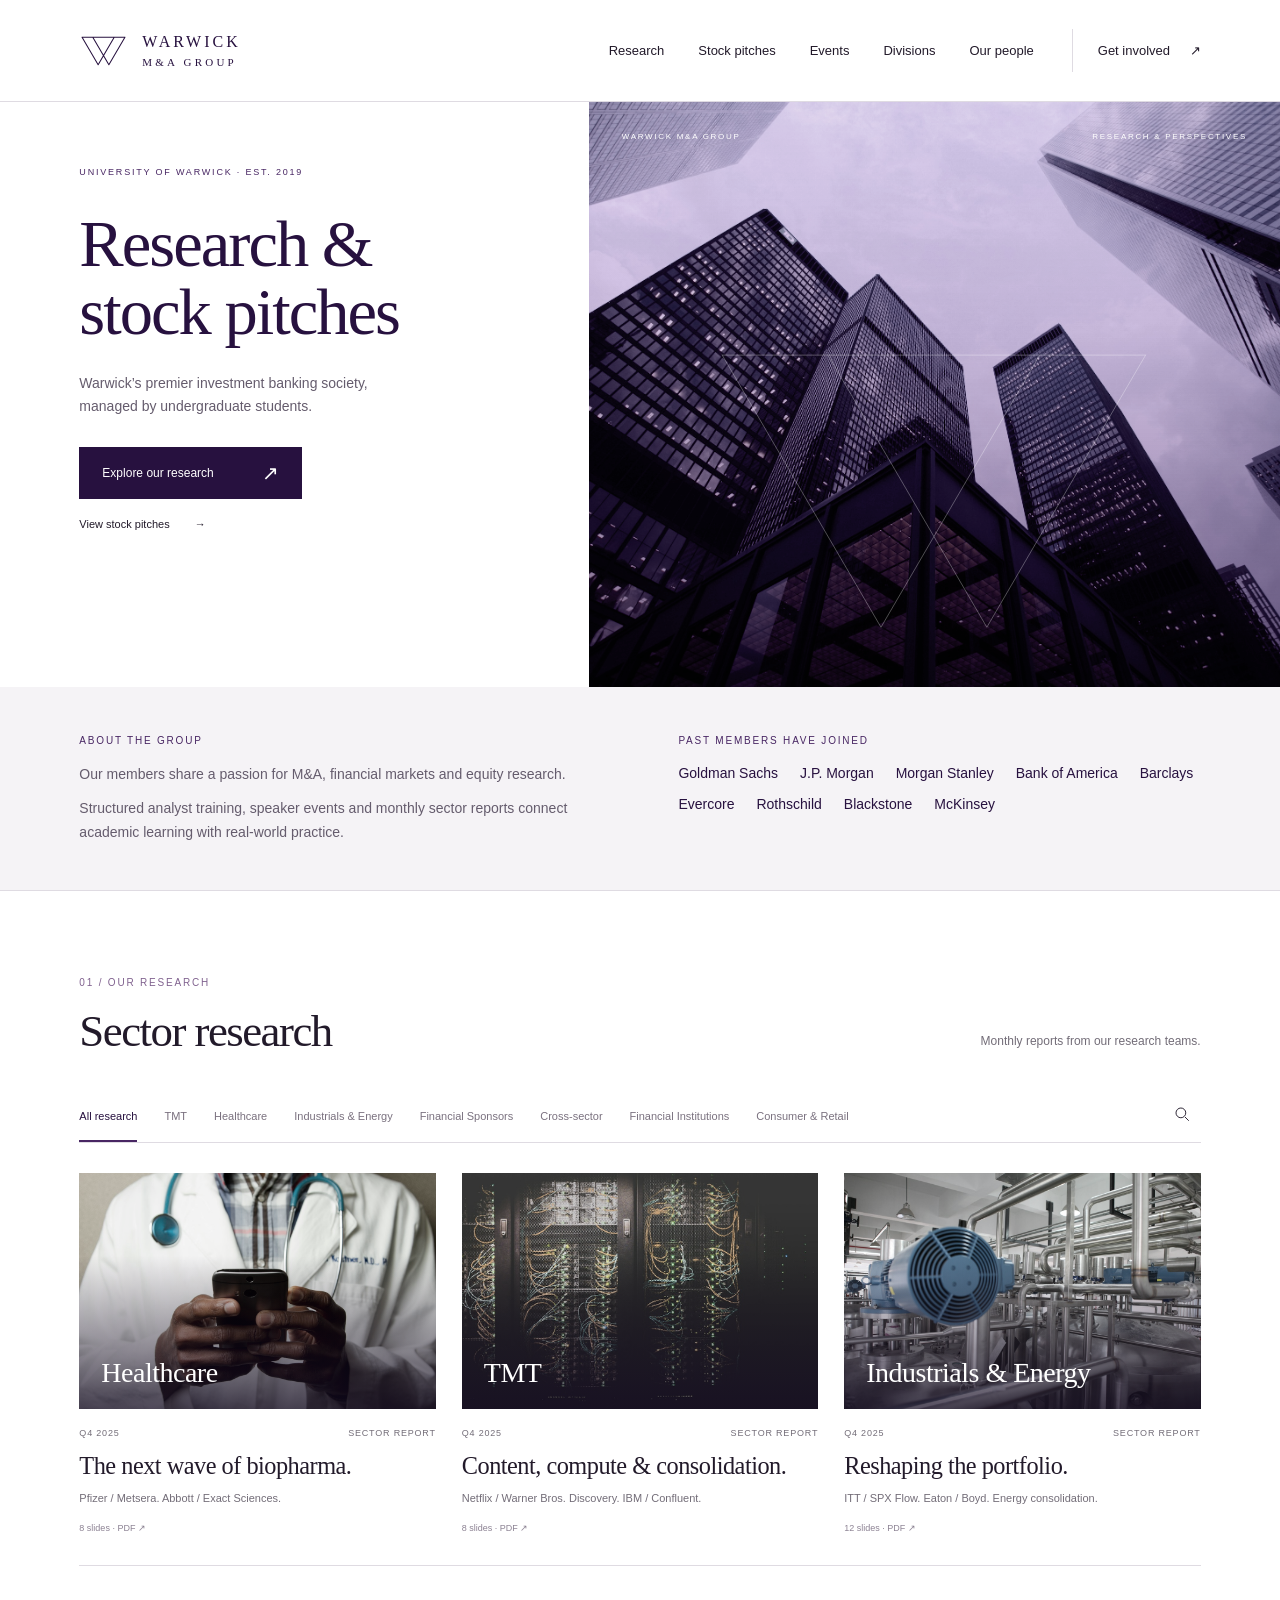
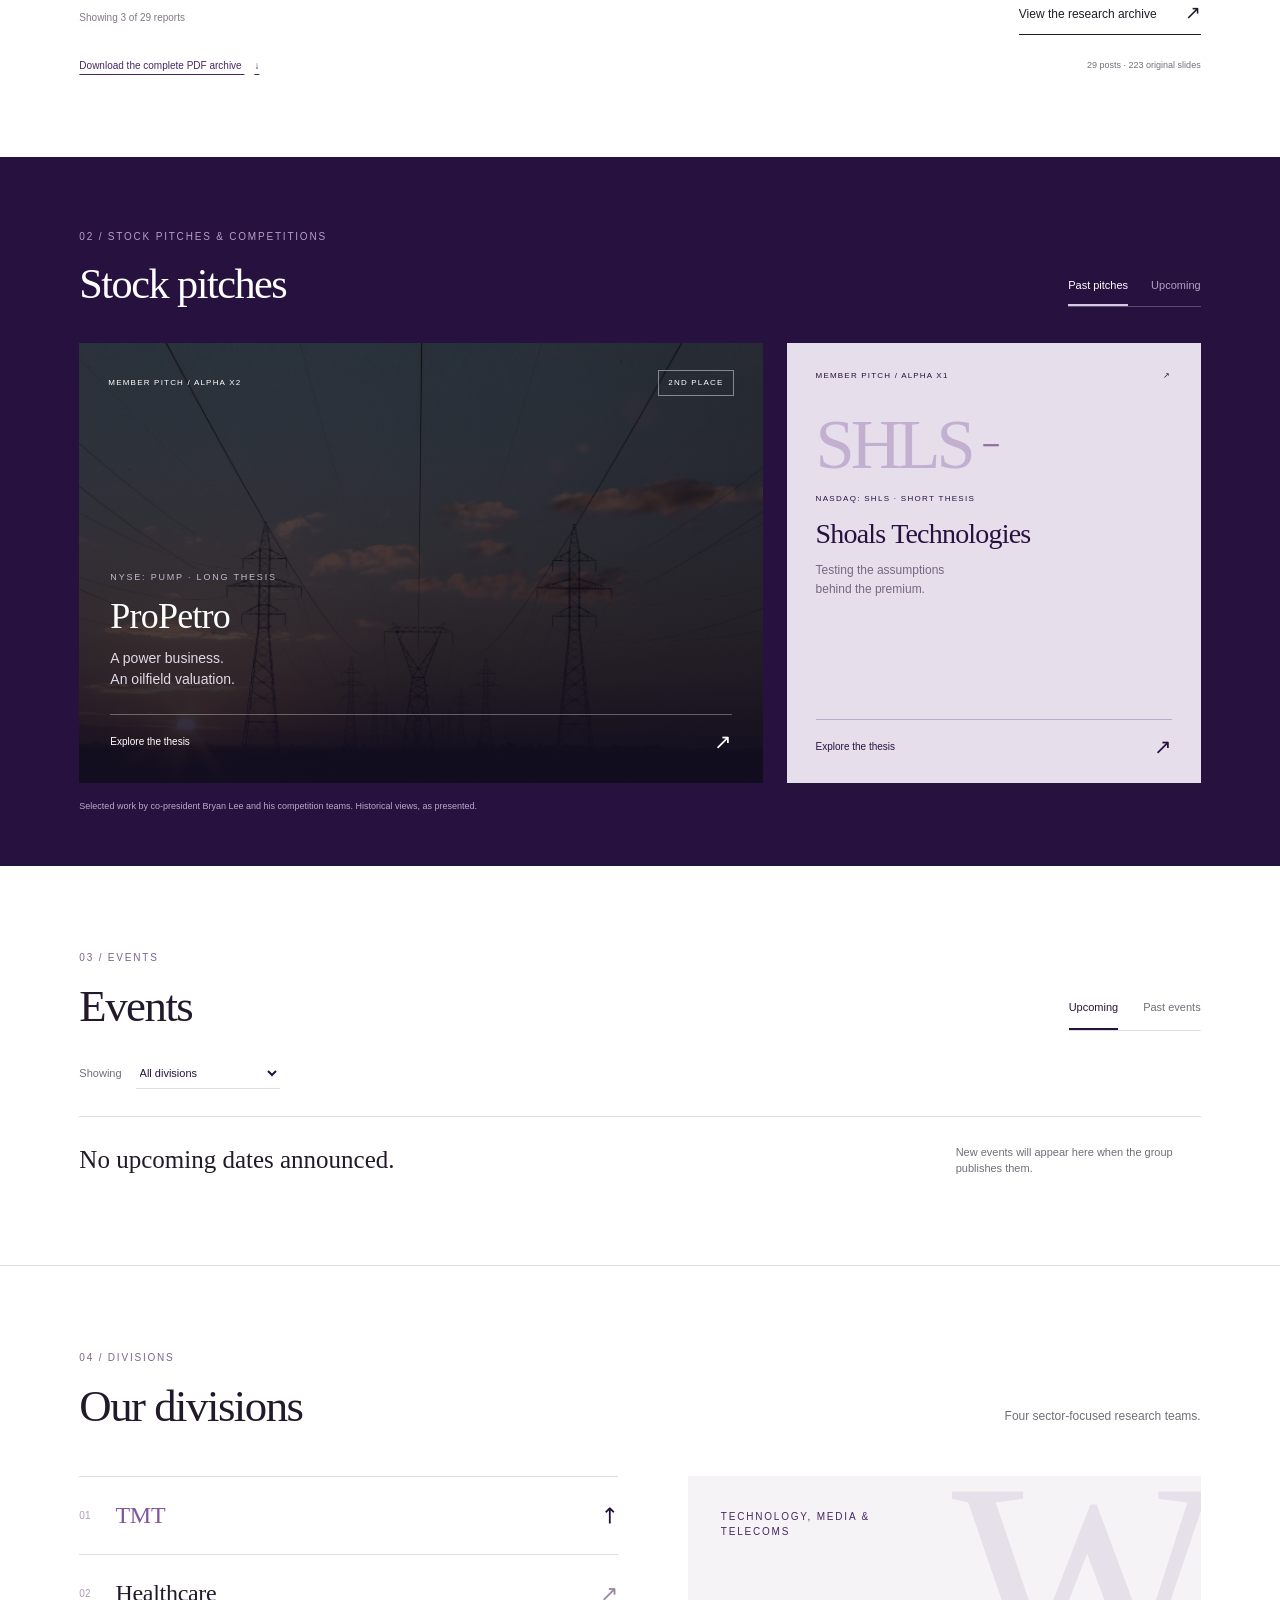
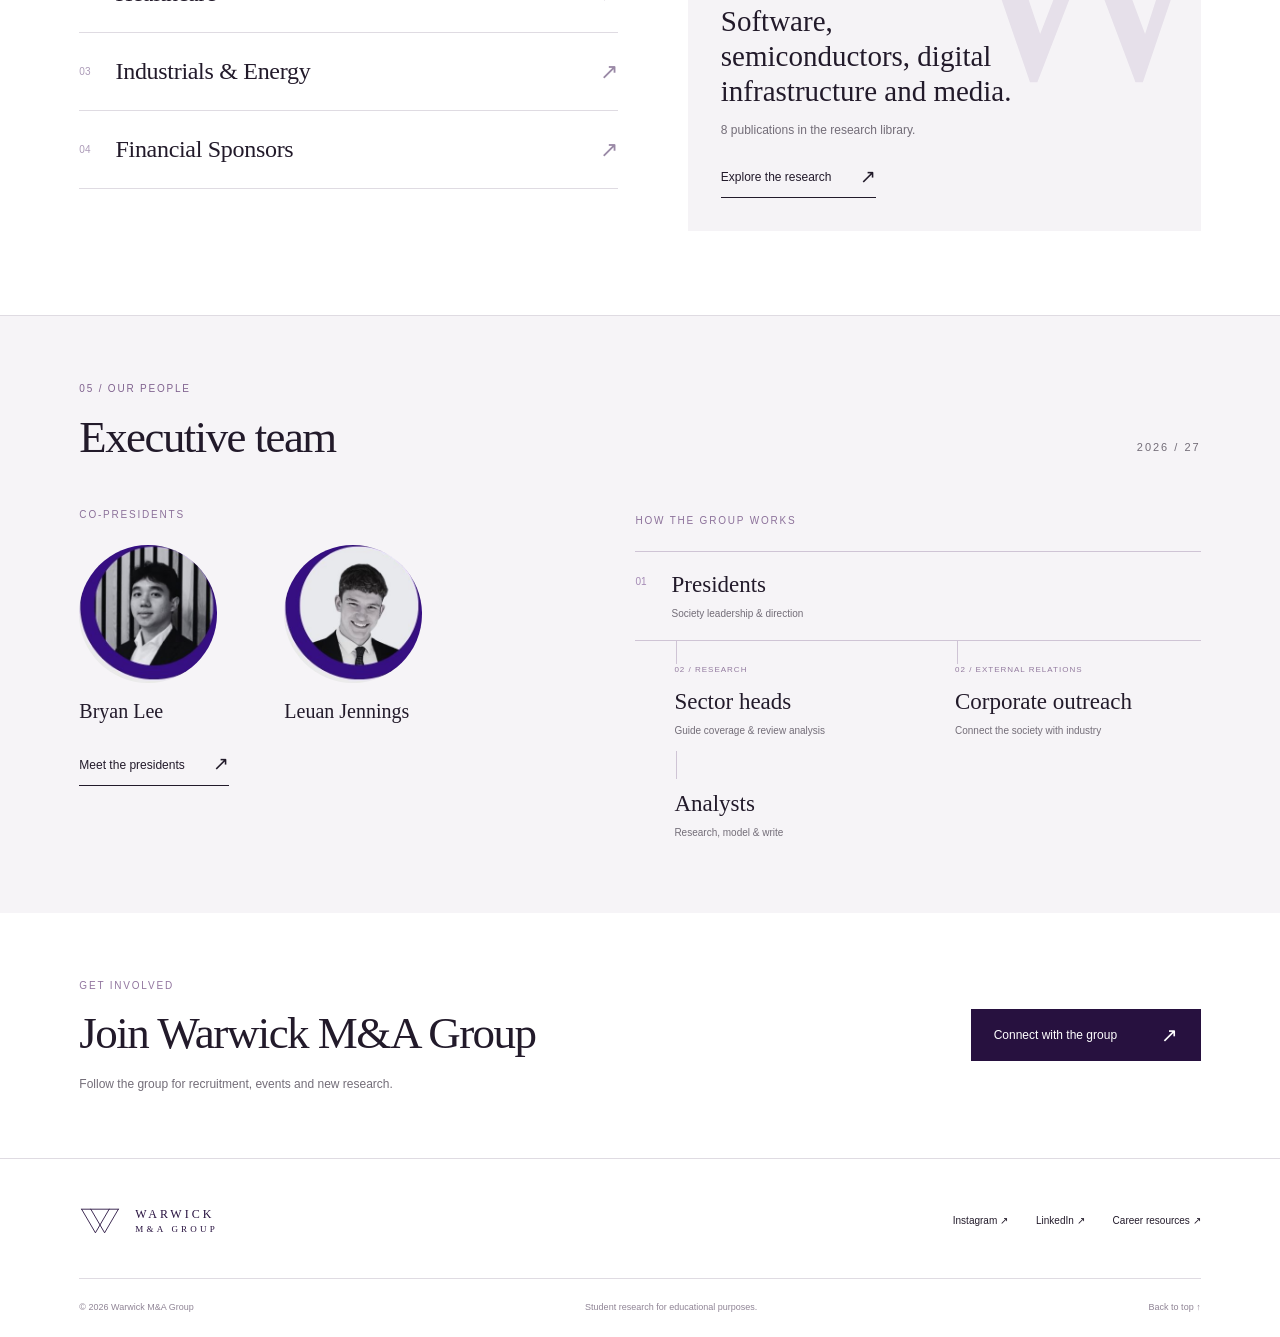
<file: index.html>
<!doctype html>
<html lang="en-GB">
  <head>
    <meta name="wm-static" content="true" />
    <link rel="canonical" href="https://warwickmagroup.co.uk/" />
    <meta property="og:type" content="website" />
    <meta property="og:site_name" content="Warwick M&amp;A Group" />
    <meta property="og:locale" content="en_GB" />
    <meta property="og:title" content="Warwick M&amp;A Group — Research &amp; Pitches" />
    <meta property="og:description" content="Explore Warwick M&amp;A Group’s sector reports, investment pitches and student research team." />
    <meta property="og:url" content="https://warwickmagroup.co.uk/" />
    <meta property="og:image" content="https://warwickmagroup.co.uk/assets/city.jpg" />
    <meta property="og:image:alt" content="Financial district towers — Warwick M&amp;A Group" />
    <meta name="twitter:card" content="summary_large_image" />
    <meta charset="utf-8" />
    <meta name="viewport" content="width=device-width, initial-scale=1" />
    <meta name="referrer" content="strict-origin-when-cross-origin" />
    <meta
      http-equiv="Content-Security-Policy"
      content="default-src 'self'; script-src 'self'; style-src 'self' 'unsafe-inline'; img-src 'self' https: data:; frame-src 'self'; object-src 'none'; base-uri 'none'; form-action 'none'"
    />
    <meta name="theme-color" content="#26113f" />
    <meta
      name="description"
      content="Explore Warwick M&A Group's sector reports, investment pitches and student research team."
    />
    <title>Warwick M&A Group — Research & Pitches</title>
    <link rel="icon" href="assets/mark.svg" type="image/svg+xml" />
    <link rel="stylesheet" href="styles.css" />
    <script src="content.js" defer></script>
    <script src="app.js" defer></script>
  </head>
  <body>
    <a class="skip-link" href="#main">Skip to content</a>
    <header class="site-header">
      <a class="brand" href="#home" aria-label="Warwick M&A Group home"
        ><img src="assets/mark.svg" alt="" width="49" height="44" /><span
          >WARWICK<span>M&A GROUP</span></span
        ></a
      >
      <button
        class="menu-toggle"
        aria-label="Open navigation"
        aria-expanded="false"
        aria-controls="main-nav"
      >
        <span></span><span></span>
      </button>
      <nav id="main-nav" aria-label="Main navigation">
        <a href="#research">Research</a><a href="#pitches">Stock pitches</a
        ><a href="#events">Events</a><a href="#divisions">Divisions</a
        ><a href="#people">Our people</a>
        <a class="nav-contact" href="#get-involved"
          >Get involved <span aria-hidden="true">↗</span></a
        >
      </nav>
    </header>
    <main id="main">
      <section class="hero" id="home" aria-labelledby="hero-title">
        <div class="hero-copy">
          <p class="eyebrow">University of Warwick · Est. 2019</p>
          <h1 id="hero-title">Research &amp;<br />stock pitches</h1>
          <p class="hero-description">
            Warwick’s premier investment banking society,<br />managed by
            undergraduate students.
          </p>
          <a class="button primary" href="#research"
            >Explore our research <span aria-hidden="true">↗</span></a
          >
          <a class="hero-secondary" href="#pitches"
            >View stock pitches <span aria-hidden="true">→</span></a
          >
        </div>
        <div class="hero-visual">
          <img
            src="assets/city.jpg"
            alt="Looking up at the towers of a financial district"
            fetchpriority="high"
          />
          <div class="hero-image-overlay"></div>
          <div class="image-caption">
            <span>WARWICK M&A GROUP</span><span>RESEARCH & PERSPECTIVES</span>
          </div>
          <svg class="hero-monogram" viewBox="0 0 400 250" width="400" height="250" fill="none" stroke="#fff" aria-hidden="true">
            <path d="M25 12.5H375M25 12.5L156.25 237.5L287.5 12.5M112.5 12.5L243.75 237.5L375 12.5" stroke-linecap="round" stroke-linejoin="round" />
          </svg>
        </div>
      </section>
      <div class="edition-strip" id="announcement-banner" hidden>
        <span>Announcements</span>
        <p id="desk-line"></p>
        <a href="#announcements" aria-label="View announcements">↓</a>
      </div>
      <section class="society-introduction" aria-labelledby="about-title">
        <div class="society-overview">
          <p class="eyebrow" id="about-title">About the group</p>
          <p>
            Our members share a passion for M&amp;A, financial markets and
            equity research.
          </p>
          <p>
            Structured analyst training, speaker events and monthly sector
            reports connect academic learning with real-world practice.
          </p>
        </div>
        <div class="society-alumni">
          <p class="eyebrow">Past members have joined</p>
          <ul aria-label="Past members’ employers">
            <li>Goldman Sachs</li>
            <li>J.P. Morgan</li>
            <li>Morgan Stanley</li>
            <li>Bank of America</li>
            <li>Barclays</li>
            <li>Evercore</li>
            <li>Rothschild</li>
            <li>Blackstone</li>
            <li>McKinsey</li>
          </ul>
        </div>
      </section>

      <section
        class="section research-section"
        id="research"
        aria-labelledby="research-title"
      >
        <div class="section-heading">
          <div>
            <p class="eyebrow">01 / Our research</p>
            <h2 id="research-title">Sector research</h2>
          </div>
          <p>Monthly reports from our research teams.</p>
        </div>
        <div class="research-toolbar">
          <div
            class="sector-filters"
            role="group"
            aria-label="Filter reports by division"
          >
            <button class="filter active" data-sector="all" aria-pressed="true">
              All research</button
            ><button class="filter" data-sector="TMT" aria-pressed="false">
              TMT</button
            ><button
              class="filter"
              data-sector="Healthcare"
              aria-pressed="false"
            >
              Healthcare</button
            ><button
              class="filter"
              data-sector="Industrials & Energy"
              aria-pressed="false"
            >
              Industrials & Energy</button
            ><button
              class="filter"
              data-sector="Financial Sponsors"
              aria-pressed="false"
            >
              Financial Sponsors
            </button>
          </div>
          <button
            class="search-toggle"
            aria-label="Search reports"
            aria-expanded="false"
            aria-controls="search-panel"
          >
            <svg viewBox="0 0 24 24" aria-hidden="true">
              <circle cx="10.5" cy="10.5" r="6.5" />
              <path d="m16 16 5 5" />
            </svg>
          </button>
        </div>
        <div id="search-panel" class="search-panel" hidden>
          <label for="report-search">Find a company, sector or report</label>
          <div class="search-fields">
            <input
              type="search"
              id="report-search"
              placeholder="e.g. Netflix, energy, healthcare"
              autocomplete="off"
            /><label class="sr-only" for="quarter-filter"
              >Reporting period</label
            ><select id="quarter-filter">
              <option value="all">All periods</option>
              <option>Q4 2025</option>
              <option>Q3 2025</option></select
            ><button class="text-button" id="clear-search">Reset</button>
          </div>
        </div>
        <div class="filter-summary" id="filter-summary" hidden>
          <p id="active-filters"></p>
          <button class="text-button" data-reset>Clear filters</button>
        </div>
        <div id="report-grid" class="report-grid"></div>
        <div class="research-bottom">
          <p id="report-count" role="status" aria-live="polite"></p>
          <button id="show-all" class="text-link">
            View the research archive <span aria-hidden="true">↗</span>
          </button>
        </div>
        <p class="archive-download">
          <a href="assets/research/warwick-ma-instagram-archive.zip" download
            >Download the complete PDF archive
            <span aria-hidden="true">↓</span></a
          ><span>29 posts · 223 original slides</span>
        </p>
        <noscript
          ><p>
            JavaScript is needed for the searchable library.
            <a href="assets/research/2025-q4-healthcare.pdf"
              >Open the latest research PDF</a
            >
            or
            <a href="assets/research/warwick-ma-instagram-archive.zip"
              >download the complete PDF archive</a
            >.
          </p></noscript
        >
      </section>

      <section class="pitch-section" id="pitches" aria-labelledby="pitch-title">
        <div class="section-heading">
          <div>
            <p class="eyebrow">02 / Stock pitches & competitions</p>
            <h2 id="pitch-title">Stock pitches</h2>
          </div>
          <div
            class="pitch-tabs"
            role="group"
            aria-label="Choose past or upcoming pitches"
          >
            <button data-pitch-tab="past" class="active" aria-pressed="true">
              Past pitches</button
            ><button data-pitch-tab="upcoming" aria-pressed="false">
              Upcoming
            </button>
          </div>
        </div>
        <div id="past-pitches">
          <div class="pitch-grid">
            <button
              class="pitch-feature"
              data-pitch="propetro"
              aria-label="Read the ProPetro stock pitch"
            >
              <img
                src="assets/energy.jpg"
                alt="Electricity infrastructure against the evening sky"
                loading="lazy"
              /><span class="pitch-shade"></span
              ><span class="pitch-top"
                ><span>MEMBER PITCH / ALPHA X2</span
                ><span class="result-label">2ND PLACE</span></span
              ><span class="pitch-feature-copy"
                ><span class="eyebrow">NYSE: PUMP · LONG THESIS</span
                ><span class="pitch-company">ProPetro</span
                ><span class="pitch-deck"
                  >A power business.<br />An oilfield valuation.</span
                ><span class="pitch-read"
                  >Explore the thesis <span aria-hidden="true">↗</span></span
                ></span
              >
            </button>
            <button
              class="pitch-secondary"
              data-pitch="shoals"
              aria-label="Read the Shoals Technologies stock pitch"
            >
              <span class="pitch-top"
                ><span>MEMBER PITCH / ALPHA X1</span
                ><span aria-hidden="true">↗</span></span
              ><span class="ticker-art" aria-hidden="true"
                >SHLS<span>−</span></span
              ><span class="eyebrow">NASDAQ: SHLS · SHORT THESIS</span
              ><span class="pitch-company">Shoals Technologies</span
              ><span class="secondary-deck"
                >Testing the assumptions<br />behind the premium.</span
              ><span class="pitch-read"
                >Explore the thesis <span aria-hidden="true">↗</span></span
              >
            </button>
          </div>
          <div id="published-pitches" hidden></div>
          <p class="pitch-note">
            Selected work by co-president Bryan Lee and his competition teams.
            Historical views, as presented.
          </p>
        </div>
        <div id="upcoming-pitches" class="upcoming-panel" hidden>
          <span class="upcoming-symbol" aria-hidden="true">↗</span>
          <div>
            <p class="eyebrow">Next on the calendar</p>
            <h3>The next pitch starts here.</h3>
            <p>New dates will appear when announced by the society.</p>
            <a
              class="button light"
              href="https://www.instagram.com/warwickmagroup/"
              target="_blank"
              rel="noopener noreferrer"
              >Follow the next announcement
              <span aria-hidden="true">↗</span></a
            >
          </div>
        </div>
      </section>

      <section
        class="section events-section"
        id="events"
        aria-labelledby="events-title"
      >
        <div class="section-heading">
          <div>
            <p class="eyebrow">03 / Events</p>
            <h2 id="events-title">Events</h2>
          </div>
          <div
            class="event-tabs"
            role="group"
            aria-label="Choose upcoming or past events"
          >
            <button
              class="active"
              data-event-tab="upcoming"
              aria-pressed="true"
            >
              Upcoming</button
            ><button data-event-tab="past" aria-pressed="false">
              Past events
            </button>
          </div>
        </div>
        <div class="event-filter">
          <label for="event-division">Showing</label
          ><select id="event-division">
            <option value="all">All divisions</option>
            <option>TMT</option>
            <option>Healthcare</option>
            <option>Industrials &amp; Energy</option>
            <option>Financial Sponsors</option>
          </select>
        </div>
        <div id="event-grid" class="event-grid"></div>
      </section>
      <section
        class="section announcements-section"
        id="announcements"
        aria-labelledby="announcements-title"
        hidden
      >
        <div class="section-heading">
          <div>
            <p class="eyebrow">From the group</p>
            <h2 id="announcements-title">Announcements.</h2>
          </div>
        </div>
        <div id="announcement-list"></div>
      </section>

      <section
        class="section division-section"
        id="divisions"
        aria-labelledby="division-title"
      >
        <div class="section-heading">
          <div>
            <p class="eyebrow">04 / Divisions</p>
            <h2 id="division-title">Our divisions</h2>
          </div>
          <p>Four sector-focused research teams.</p>
        </div>
        <div class="division-layout">
          <div class="division-list" id="division-list"></div>
          <div
            class="division-preview"
            id="division-preview"
            aria-live="polite"
          ></div>
        </div>
      </section>

      <section
        class="people-section"
        id="people"
        aria-labelledby="people-title"
      >
        <div class="section-heading">
          <div>
            <p class="eyebrow">05 / Our people</p>
            <h2 id="people-title">Executive team</h2>
          </div>
          <span class="academic-year">2026 / 27</span>
        </div>
        <div class="people-layout">
          <div class="presidents-panel">
            <p class="eyebrow">Co-presidents</p>
            <div class="president-portraits">
              <div>
                <div
                  class="portrait bryan"
                  role="img"
                  aria-label="Bryan Lee, from the society's presidents announcement"
                ></div>
                <h3>Bryan Lee</h3>
              </div>
              <div>
                <div
                  class="portrait leuan"
                  role="img"
                  aria-label="Leuan Jennings, from the society's presidents announcement"
                ></div>
                <h3>Leuan Jennings</h3>
              </div>
            </div>
            <a
              class="text-link"
              href="https://www.instagram.com/warwickmagroup/p/DeHppsDDrOC/"
              target="_blank"
              rel="noopener noreferrer"
              >Meet the presidents <span aria-hidden="true">↗</span></a
            >
          </div>
          <div class="structure">
            <p class="eyebrow">How the group works</p>
            <div class="structure-top">
              <span>01</span>
              <div>
                <h3>Presidents</h3>
                <p>Society leadership & direction</p>
              </div>
            </div>
            <div class="structure-branches">
              <div>
                <span class="structure-index">02 / Research</span>
                <h3>Sector heads</h3>
                <p>Guide coverage & review analysis</p>
                <span class="structure-connector" aria-hidden="true"></span>
                <h3>Analysts</h3>
                <p>Research, model & write</p>
              </div>
              <div>
                <span class="structure-index">02 / External relations</span>
                <h3>Corporate outreach</h3>
                <p>Connect the society with industry</p>
              </div>
            </div>
          </div>
        </div>
      </section>

      <section class="join-section" id="get-involved">
        <div>
          <p class="eyebrow">Get involved</p>
          <h2>Join Warwick M&amp;A Group</h2>
          <p>Follow the group for recruitment, events and new research.</p>
        </div>
        <a
          class="button primary"
          href="https://linktr.ee/warwickmagroup"
          target="_blank"
          rel="noopener noreferrer"
          >Connect with the group <span aria-hidden="true">↗</span></a
        >
      </section>
    </main>
    <footer>
      <a class="brand footer-brand" href="#home"
        ><img src="assets/mark.svg" alt="" width="49" height="44" /><span
          >WARWICK<span>M&A GROUP</span></span
        ></a
      >
      <div class="footer-links">
        <a
          href="https://www.instagram.com/warwickmagroup/"
          target="_blank"
          rel="noopener noreferrer"
          >Instagram ↗</a
        ><a
          href="https://www.linkedin.com/company/warwickmagroup/"
          target="_blank"
          rel="noopener noreferrer"
          >LinkedIn ↗</a
        ><a
          href="https://drive.google.com/drive/folders/1vhhk1Z5Fi_YtQj_1AN8JT_gKat4SQm2k"
          target="_blank"
          rel="noopener noreferrer"
          >Career resources ↗</a
        >
      </div>
      <div class="footer-bottom">
        <span>© <span id="year">2026</span> Warwick M&A Group</span
        ><span>Student research for educational purposes.</span
        ><span
          ><a href="#home">Back to top ↑</a></span
        >
      </div>
    </footer>
    <dialog id="detail-dialog" aria-labelledby="detail-title">
      <button class="dialog-close" aria-label="Close details">×</button>
      <div id="detail-content"></div>
    </dialog>
  </body>
</html>
</file>
<file: styles.css>
@font-face {
  font-family: Editorial;
  src: local("Baskerville"), local("Georgia");
  font-display: swap;
}
:root {
  --plum: #27113f;
  --purple: #482663;
  --ink: #221a2a;
  --muted: #736d78;
  --line: #dfdbe2;
  --paper: #f5f3f6;
  --lilac: #eae3ef;
  --white: #fff;
  --pad: clamp(24px, 6.2vw, 112px);
}
* {
  box-sizing: border-box;
}
html {
  scroll-behavior: smooth;
  scroll-padding-top: 95px;
}
body {
  margin: 0;
  background: var(--white);
  color: var(--ink);
  font:
    15px/1.5 Arial,
    Helvetica,
    sans-serif;
  -webkit-font-smoothing: antialiased;
}
button,
input,
select {
  font: inherit;
}
button,
a {
  -webkit-tap-highlight-color: transparent;
}
button {
  cursor: pointer;
}
a {
  color: inherit;
  text-decoration: none;
}
button {
  color: inherit;
}
img {
  max-width: 100%;
  display: block;
}
button:focus-visible,
a:focus-visible,
input:focus-visible,
select:focus-visible {
  outline: 3px solid #a278c5;
  outline-offset: 5px;
}
button:disabled {
  cursor: default;
}
button,
a {
  touch-action: manipulation;
}
h1,
h2,
h3,
p {
  margin: 0;
}
h1,
h2 {
  font-family: Editorial, Baskerville, Georgia, "Times New Roman", serif;
  font-weight: 400;
}
h2 {
  font-size: clamp(35px, 3.5vw, 55px);
  line-height: 1.1;
  letter-spacing: -1.5px;
}
h3 {
  font-weight: 500;
}
em {
  font-weight: 400;
}
::selection {
  background: #d8c9e3;
  color: var(--plum);
}
[hidden] {
  display: none !important;
}
.sr-only {
  position: absolute !important;
  width: 1px;
  height: 1px;
  overflow: hidden;
  clip: rect(0, 0, 0, 0);
  white-space: nowrap;
}
.skip-link {
  position: fixed;
  top: -70px;
  left: 20px;
  background: var(--plum);
  color: white;
  padding: 10px 20px;
  z-index: 100;
}
.skip-link:focus {
  top: 10px;
}
.site-header {
  height: 102px;
  padding: 0 var(--pad);
  display: flex;
  align-items: center;
  justify-content: space-between;
  border-bottom: 1px solid var(--line);
  background: #fff;
  position: relative;
  z-index: 20;
}
.brand {
  display: flex;
  align-items: center;
  gap: 14px;
  color: var(--plum);
}
.brand > span {
  font-family: Georgia, serif;
  font-size: 16px;
  letter-spacing: 3px;
  line-height: 1.5;
}
.brand > span > span {
  display: block;
  font-size: 11px;
  letter-spacing: 3.2px;
}
.brand img {
  width: 49px;
  height: 44px;
}
.site-header nav {
  display: flex;
  align-items: center;
  gap: 34px;
  font-size: 13px;
}
.site-header nav > a {
  position: relative;
  padding: 12px 0;
}
.site-header nav > a:after {
  position: absolute;
  content: "";
  left: 0;
  bottom: 4px;
  width: 0;
  height: 1px;
  background: var(--purple);
  transition: width 0.2s;
}
.site-header nav > a:hover:after {
  width: 100%;
}
.site-header nav .nav-contact {
  padding-left: 25px;
  border-left: 1px solid var(--line);
  margin-left: 4px;
}
.nav-contact span {
  margin-left: 16px;
}
.menu-toggle {
  display: none;
}
.eyebrow {
  font-size: 10px;
  font-weight: 500;
  line-height: 1.5;
  letter-spacing: 1.8px;
  text-transform: uppercase;
}
.button {
  min-height: 48px;
  display: inline-flex;
  gap: 36px;
  justify-content: space-between;
  align-items: center;
  padding: 15px 22px;
  font-size: 12px;
  border: 1px solid transparent;
  transition:
    background 0.2s,
    color 0.2s;
}
.button span {
  font-size: 20px;
  line-height: 1;
}
.primary {
  background: var(--plum);
  color: #fff;
}
.primary:hover {
  background: #52326c;
}
.light {
  background: #fff;
  color: var(--plum);
}
.light:hover {
  background: #e6ddeb;
}
.text-link {
  background: none;
  border: 0;
  padding: 0 0 6px;
  border-bottom: 1px solid currentColor;
  font-size: 12px;
  display: inline-flex;
  align-items: center;
  gap: 28px;
}
.text-link:hover {
  color: #806091;
}
.text-link span {
  font-size: 19px;
}
.text-button {
  border: 0;
  background: none;
  text-decoration: underline;
  text-underline-offset: 4px;
  font-size: 12px;
}
.hero {
  display: grid;
  grid-template-columns: 46% 54%;
  min-height: 585px;
}
.hero-copy {
  padding: 64px 45px 33px var(--pad);
  display: flex;
  align-items: flex-start;
  flex-direction: column;
}
.hero-copy > .eyebrow {
  color: var(--purple);
  font-size: 9px;
  letter-spacing: 1.8px;
}
.hero h1 {
  font-size: clamp(48px, 5.2vw, 80px);
  line-height: 1.03;
  letter-spacing: -2px;
  color: var(--plum);
  margin: 30px 0 25px;
}
.hero-description {
  font-size: 14px;
  line-height: 1.7;
  color: #655c6d;
}
.society-introduction {
  display: grid;
  grid-template-columns: 1fr 1fr;
  gap: clamp(35px, 6vw, 100px);
  padding: 46px var(--pad);
  background: var(--paper);
  border-bottom: 1px solid var(--line);
}
.society-introduction .eyebrow {
  margin-bottom: 15px;
  color: var(--purple);
}
.society-overview > p:not(.eyebrow) {
  max-width: 510px;
  color: #655c6d;
  font-size: 14px;
  line-height: 1.7;
}
.society-overview > p + p:not(.eyebrow) {
  margin-top: 10px;
}
.society-alumni ul {
  display: flex;
  flex-wrap: wrap;
  gap: 10px 22px;
  margin: 0;
  padding: 0;
  list-style: none;
  font-size: 14px;
  color: var(--plum);
}
.hero .button {
  margin-top: 28px;
  min-width: 223px;
}
.hero-secondary {
  font-size: 11px;
  margin-top: 17px;
  display: flex;
  gap: 25px;
}
.hero-secondary:hover {
  color: #8f6b9f;
}
.hero-edition {
  display: flex;
  align-items: center;
  gap: 13px;
  margin-top: 40px;
  color: #8b818e;
  font-size: 9px;
  line-height: 1.6;
  letter-spacing: 0.4px;
}
.edition-line {
  width: 27px;
  height: 1px;
  background: #a989bc;
}
.hero-visual {
  position: relative;
  overflow: hidden;
  min-height: 585px;
  background: #5e536c;
}
.hero-visual > img {
  width: 100%;
  height: 100%;
  position: absolute;
  object-fit: cover;
  object-position: 57% 50%;
  filter: saturate(0.45);
}
.hero-image-overlay {
  position: absolute;
  inset: 0;
  background: linear-gradient(180deg, #2b133418, #210c3b3b 40%, #18082e90);
  mix-blend-mode: multiply;
}
.hero-visual:after {
  content: "";
  position: absolute;
  inset: 0;
  background: #442365;
  mix-blend-mode: color;
  opacity: 0.42;
}
.hero-monogram {
  position: absolute;
  width: 70%;
  height: auto;
  bottom: 45px;
  left: 15%;
  z-index: 1;
  opacity: 0.38;
  fill: none;
  stroke: #fff;
  stroke-width: 0.65;
}
.image-caption {
  position: absolute;
  z-index: 2;
  top: 29px;
  left: 33px;
  right: 33px;
  display: flex;
  justify-content: space-between;
  gap: 15px;
  color: white;
  font-size: 8px;
  letter-spacing: 1.7px;
}
.edition-strip {
  display: flex;
  align-items: center;
  gap: 40px;
  padding: 20px var(--pad);
  background: var(--paper);
  border-top: 1px solid var(--line);
  border-bottom: 1px solid var(--line);
  font-size: 11px;
}
.edition-strip > span {
  font-size: 9px;
  letter-spacing: 1.5px;
  color: var(--purple);
  white-space: nowrap;
}
.edition-strip p {
  color: #756c7b;
}
.edition-strip > a {
  margin-left: auto;
  font-size: 20px;
}
.section {
  padding: 84px var(--pad);
}
.section-heading {
  display: flex;
  align-items: flex-end;
  justify-content: space-between;
  gap: 30px;
  margin-bottom: 36px;
}
.section-heading .eyebrow {
  margin-bottom: 17px;
  color: #80628f;
}
.section-heading > p {
  font-size: 12px;
  line-height: 1.7;
  color: var(--muted);
  padding-bottom: 5px;
}
.research-toolbar {
  display: flex;
  align-items: center;
  justify-content: space-between;
  border-bottom: 1px solid var(--line);
  margin-bottom: 30px;
}
.sector-filters {
  display: flex;
  gap: 27px;
  overflow: auto;
  scrollbar-width: none;
}
.sector-filters::-webkit-scrollbar {
  display: none;
}
.filter {
  border: 0;
  border-bottom: 2px solid transparent;
  background: none;
  padding: 15px 0 16px;
  font-size: 11px;
  white-space: nowrap;
  color: #7a717f;
}
.filter.active {
  border-color: var(--purple);
  color: var(--plum);
}
.filter:hover {
  color: var(--plum);
}
.search-toggle {
  width: 38px;
  height: 40px;
  border: 0;
  background: white;
  margin-left: 15px;
  flex-shrink: 0;
}
.search-toggle svg {
  height: 18px;
  width: 18px;
  fill: none;
  stroke: currentColor;
  stroke-width: 1.25;
}
.search-panel {
  padding: 0 0 24px;
}
.filter-summary {
  display: flex;
  align-items: center;
  justify-content: space-between;
  gap: 16px;
  margin: 0 0 24px;
  padding: 12px 16px;
  background: var(--paper);
  border-left: 2px solid var(--purple);
  font-size: 12px;
}
.filter-summary p {
  min-width: 0;
  overflow-wrap: anywhere;
}
.filter-summary button {
  flex-shrink: 0;
  min-height: 44px;
}
.search-panel > label {
  font-size: 11px;
  display: block;
  margin-bottom: 9px;
  color: var(--muted);
}
.search-fields {
  display: flex;
  gap: 12px;
}
.search-fields input {
  flex: 1;
  min-width: 0;
}
.search-fields input,
.search-fields select {
  padding: 11px 12px;
  border: 1px solid var(--line);
  background: var(--paper);
  border-radius: 0;
  font-size: 12px;
}
.search-fields select {
  max-width: 160px;
}
.report-grid {
  display: grid;
  grid-template-columns: repeat(3, minmax(0, 1fr));
  gap: 36px 26px;
}
.report-card {
  display: block;
  width: 100%;
  text-align: left;
  background: none;
  border: 0;
  padding: 0;
  min-width: 0;
}
.report-cover {
  aspect-ratio: 4/2.65;
  overflow: hidden;
  background: #23043e;
  position: relative;
}
.report-cover > img {
  width: 100%;
  height: 100%;
  object-fit: cover;
  transition: transform 0.45s;
}
.report-card:hover .report-cover > img {
  transform: scale(1.025);
}
.cover-open {
  position: absolute;
  right: 14px;
  bottom: 14px;
  width: 32px;
  height: 32px;
  display: flex;
  align-items: center;
  justify-content: center;
  background: #fff;
  color: var(--plum);
  font-size: 20px;
  opacity: 0;
  transform: translateY(5px);
  transition: all 0.2s;
}
.report-card:hover .cover-open,
.report-card:focus-visible .cover-open {
  opacity: 1;
  transform: none;
}
.report-meta {
  display: flex;
  align-items: center;
  justify-content: space-between;
  gap: 5px;
  margin-top: 18px;
  font-size: 9px;
  letter-spacing: 0.8px;
  text-transform: uppercase;
  color: var(--muted);
}
.sector-label {
  display: flex;
  align-items: center;
  gap: 7px;
}
.sector-label:before {
  content: "";
  width: 5px;
  height: 5px;
  background: var(--sector);
  display: block;
}
.report-title {
  font-family: Editorial, Georgia, serif;
  font-size: clamp(21px, 1.9vw, 28px);
  line-height: 1.15;
  letter-spacing: -0.5px;
  margin: 11px 0 9px;
}
.report-description {
  font-size: 11px;
  color: var(--muted);
  line-height: 1.65;
  max-width: 95%;
}
.report-format {
  font-size: 9px;
  display: block;
  margin-top: 15px;
  color: #8c8293;
}
.research-bottom {
  display: flex;
  align-items: center;
  justify-content: space-between;
  gap: 20px;
  padding-top: 33px;
  margin-top: 30px;
  border-top: 1px solid var(--line);
}
.research-bottom p {
  font-size: 10px;
  color: #827789;
}
.no-results {
  grid-column: 1/-1;
  padding: 65px 15px;
  background: var(--paper);
  text-align: center;
}
.no-results p {
  margin-bottom: 12px;
}
.pitch-section {
  background: var(--plum);
  color: white;
  padding: 72px var(--pad) 52px;
}
.pitch-section .section-heading .eyebrow {
  color: #b6a0c5;
}
.pitch-section h2 {
  font-size: clamp(32px, 3.3vw, 50px);
}
.pitch-tabs {
  display: flex;
  align-items: center;
  gap: 23px;
  border-bottom: 1px solid #ffffff40;
  flex-shrink: 0;
}
.pitch-tabs button {
  padding: 11px 0;
  border: 0;
  border-bottom: 2px solid transparent;
  background: none;
  color: #b1a1bc;
  font-size: 11px;
}
.pitch-tabs button.active {
  color: white;
  border-bottom-color: #d7c9e3;
}
.pitch-grid {
  display: grid;
  grid-template-columns: 1.65fr 1fr;
  gap: 24px;
}
.pitch-feature {
  position: relative;
  overflow: hidden;
  text-align: left;
  border: 0;
  padding: 0;
  min-height: 440px;
  color: white;
  background: #121820;
}
.pitch-feature > img {
  position: absolute;
  inset: 0;
  width: 100%;
  height: 100%;
  object-fit: cover;
  filter: saturate(0.5);
  transition: transform 0.6s;
}
.pitch-feature:hover > img {
  transform: scale(1.03);
}
.pitch-shade {
  position: absolute;
  inset: 0;
  background: linear-gradient(180deg, #110d1555, #0f0b19b3 60%, #110d20ef);
}
.pitch-top {
  position: relative;
  z-index: 1;
  display: flex;
  justify-content: space-between;
  align-items: center;
  gap: 15px;
  font-size: 8px;
  letter-spacing: 1.2px;
}
.pitch-feature > .pitch-top {
  position: absolute;
  left: 29px;
  right: 29px;
  top: 27px;
}
.result-label {
  border: 1px solid #ffffff70;
  padding: 6px 9px;
  font-size: 8px;
  white-space: nowrap;
}
.pitch-feature-copy {
  display: block;
  position: absolute;
  bottom: 31px;
  left: 31px;
  right: 31px;
}
.pitch-feature-copy > .eyebrow {
  display: block;
  font-size: 9px;
  color: #c8b7d4;
}
.pitch-company {
  display: block;
  font-family: Editorial, Georgia, serif;
  font-size: 36px;
  line-height: 1.15;
  letter-spacing: -0.8px;
  margin: 11px 0;
}
.pitch-deck {
  display: block;
  font-size: 14px;
  line-height: 1.5;
  color: #e0dae6;
}
.pitch-read {
  display: flex;
  justify-content: space-between;
  align-items: center;
  border-top: 1px solid #ffffff50;
  margin-top: 24px;
  padding-top: 16px;
  font-size: 10px;
}
.pitch-read > span {
  font-size: 21px;
  line-height: 1;
}
.pitch-secondary {
  padding: 27px 29px 26px;
  background: #e6deeb;
  color: var(--plum);
  border: 0;
  text-align: left;
  display: flex;
  flex-direction: column;
}
.pitch-secondary > .pitch-top {
  width: 100%;
}
.ticker-art {
  display: flex;
  align-items: center;
  gap: 10px;
  font-size: clamp(50px, 5.5vw, 86px);
  font-family: Editorial, Georgia, serif;
  line-height: 1.3;
  letter-spacing: -4px;
  color: #c3b0d1;
  margin: 17px 0 2px;
}
.ticker-art > span {
  font:
    32px Arial,
    sans-serif;
  color: #8f739f;
}
.pitch-secondary > .eyebrow {
  font-size: 8px;
  letter-spacing: 1.3px;
}
.pitch-secondary .pitch-company {
  font-size: 28px;
  margin-top: 13px;
}
.secondary-deck {
  font-size: 12px;
  line-height: 1.6;
  color: #796682;
}
.pitch-secondary .pitch-read {
  width: 100%;
  border-top-color: #bdaac8;
  margin-top: auto;
}
.pitch-secondary:hover {
  background: #f2edf5;
}
.pitch-note {
  font-size: 9px;
  color: #baa9c6;
  margin-top: 16px;
  line-height: 1.6;
}
.competition-row {
  display: flex;
  align-items: center;
  gap: 27px;
  border-top: 1px solid #ffffff30;
  border-bottom: 1px solid #ffffff30;
  padding: 23px 0;
  margin-top: 33px;
}
.competition-date {
  font-size: 15px;
  line-height: 1.3;
  flex-shrink: 0;
  border-right: 1px solid #ffffff40;
  padding-right: 26px;
}
.competition-date > span {
  display: block;
  font-size: 11px;
  color: #baa9c6;
  letter-spacing: 2px;
}
.competition-row .eyebrow {
  display: block;
  color: #baa9c6;
  font-size: 8px;
}
.competition-row strong {
  display: block;
  font-family: Editorial, Georgia, serif;
  font-size: 21px;
  font-weight: 400;
  margin-top: 6px;
}
.competition-location {
  font-size: 10px;
  color: #baa9c6;
  margin-left: auto;
  white-space: nowrap;
}
.competition-arrow {
  font-size: 26px;
}
.competition-row:hover .competition-arrow {
  transform: translate(3px, -3px);
}
.upcoming-panel {
  min-height: 440px;
  display: flex;
  align-items: center;
  gap: 60px;
  border-top: 1px solid #ffffff30;
  border-bottom: 1px solid #ffffff30;
  padding: 50px;
}
.upcoming-symbol {
  font:
    160px Georgia,
    serif;
  color: #86629f;
}
.upcoming-panel h3 {
  font:
    38px Editorial,
    Georgia,
    serif;
  margin: 15px 0;
}
.upcoming-panel p:not(.eyebrow) {
  font-size: 13px;
  color: #c5b4d0;
}
.upcoming-panel .button {
  margin-top: 27px;
}
.division-section .section-heading {
  margin-bottom: 45px;
}
.division-layout {
  display: grid;
  grid-template-columns: 1.05fr 1fr;
  gap: 70px;
}
.division-item {
  display: flex;
  width: 100%;
  align-items: center;
  gap: 25px;
  padding: 22px 0;
  background: none;
  border: 0;
  border-bottom: 1px solid var(--line);
  text-align: left;
}
.division-item:first-child {
  border-top: 1px solid var(--line);
}
.division-number {
  font-size: 10px;
  color: #ac9bb8;
}
.division-item h3 {
  font:
    24px Editorial,
    Georgia,
    serif;
  letter-spacing: -0.3px;
}
.division-item .division-arrow {
  margin-left: auto;
  font-size: 22px;
  color: #9a89a6;
}
.division-item.active h3 {
  color: #83559c;
}
.division-item.active .division-arrow {
  color: var(--plum);
  transform: rotate(-45deg);
}
.division-preview {
  background: var(--paper);
  padding: 33px;
  position: relative;
  display: flex;
  flex-direction: column;
  justify-content: flex-end;
  overflow: hidden;
  min-height: 344px;
}
.division-preview:before {
  content: "W";
  font-family: Georgia, serif;
  font-size: 285px;
  line-height: 1;
  position: absolute;
  right: -20px;
  top: -36px;
  color: #e6e0ea;
  pointer-events: none;
}
.division-preview .eyebrow {
  position: relative;
  color: var(--purple);
  max-width: 220px;
}
.division-preview h3 {
  position: relative;
  font:
    29px Editorial,
    Georgia,
    serif;
  line-height: 1.2;
  margin: 65px 0 12px;
  max-width: 300px;
}
.division-preview p:not(.eyebrow) {
  position: relative;
  font-size: 12px;
  color: var(--muted);
  max-width: 270px;
}
.division-preview a {
  position: relative;
  align-self: flex-start;
  margin-top: 24px;
}
.people-section {
  padding: 65px var(--pad) 72px;
  background: #f6f4f7;
  border-top: 1px solid var(--line);
}
.academic-year {
  font-size: 11px;
  letter-spacing: 2px;
  color: var(--muted);
  padding-bottom: 7px;
}
.people-layout {
  display: grid;
  grid-template-columns: 1fr 1.2fr;
  gap: 85px;
  margin-top: 45px;
}
.presidents-panel > .eyebrow {
  color: #8c719a;
}
.president-portraits {
  display: flex;
  gap: 35px;
  margin: 23px 0 26px;
}
.president-portraits > div {
  flex: 1;
  max-width: 170px;
}
.portrait {
  width: 138px;
  height: 138px;
  max-width: 100%;
  border-radius: 50%;
  background-image: url("assets/presidents-2026.jpg");
  background-repeat: no-repeat;
  background-size: 505px auto;
  background-color: #ebe7ee;
}
.portrait.bryan {
  background-position: -83px -120px;
}
.portrait.leuan {
  background-position: -272px -120px;
}
.president-portraits h3 {
  font:
    20px Editorial,
    Georgia,
    serif;
  line-height: 1.3;
  margin-top: 15px;
}
.structure > .eyebrow {
  color: #8c719a;
  margin-bottom: 22px;
}
.structure-top {
  border-top: 1px solid #cfc4d5;
  border-bottom: 1px solid #cfc4d5;
  padding: 18px 0;
  display: flex;
  gap: 25px;
}
.structure-top > span {
  font-size: 10px;
  color: #a58bb5;
  margin-top: 4px;
}
.structure h3 {
  font-family: Editorial, Georgia, serif;
  font-size: 23px;
  line-height: 1.3;
}
.structure p {
  font-size: 10px;
  color: var(--muted);
  line-height: 1.6;
  margin-top: 6px;
}
.structure-branches {
  display: grid;
  grid-template-columns: 1fr 1fr;
  gap: 35px;
  padding-left: 39px;
  margin-top: 23px;
}
.structure-index {
  font-size: 8px;
  text-transform: uppercase;
  letter-spacing: 1px;
  color: #937b9f;
  display: block;
  margin-bottom: 11px;
}
.structure-connector {
  display: block;
  height: 28px;
  border-left: 1px solid #cfc4d5;
  margin: 12px 0 10px 2px;
}
.structure-branches > div {
  position: relative;
}
.structure-branches > div:before {
  content: "";
  position: absolute;
  height: 23px;
  border-left: 1px solid #cfc4d5;
  top: -23px;
  left: 2px;
}
.join-section {
  padding: 65px var(--pad);
  display: flex;
  align-items: center;
  justify-content: space-between;
  gap: 30px;
}
.join-section .eyebrow {
  color: #92769f;
  margin-bottom: 16px;
}
.join-section h2 {
  font-size: 45px;
}
.join-section p:not(.eyebrow) {
  font-size: 12px;
  color: var(--muted);
  margin-top: 16px;
}
.join-section .button {
  min-width: 230px;
}
footer {
  padding: 40px var(--pad) 23px;
  border-top: 1px solid var(--line);
  display: flex;
  justify-content: space-between;
  align-items: center;
  gap: 35px;
  flex-wrap: wrap;
}
.footer-brand img {
  width: 42px;
}
.footer-brand > span {
  font-size: 12px;
}
.footer-brand > span > span {
  font-size: 9px;
}
.footer-links {
  display: flex;
  gap: 28px;
  font-size: 10px;
}
.footer-links a:hover {
  text-decoration: underline;
  text-underline-offset: 5px;
}
.footer-bottom {
  flex-basis: 100%;
  border-top: 1px solid var(--line);
  padding-top: 22px;
  display: flex;
  justify-content: space-between;
  gap: 20px;
  font-size: 9px;
  color: #8f8495;
}
dialog {
  border: 0;
  padding: 0;
  max-width: 1050px;
  width: calc(100% - 48px);
  max-height: 90vh;
  overflow-y: auto;
  color: var(--ink);
  background: white;
  box-shadow: 0 20px 100px #0004;
}
dialog::backdrop {
  background: #160923be;
  backdrop-filter: blur(5px);
}
.dialog-close {
  position: absolute;
  right: 17px;
  top: 14px;
  width: 37px;
  height: 37px;
  border: 1px solid var(--line);
  background: white;
  font-size: 27px;
  line-height: 1;
  z-index: 5;
}
.dialog-main {
  padding: 48px;
}
.dialog-main > .eyebrow {
  color: #9474a6;
}
.dialog-main h2 {
  font-size: 44px;
  max-width: 780px;
  margin: 18px 35px 20px 0;
}
.dialog-summary {
  font-size: 14px;
  color: #71677a;
  max-width: 730px;
  line-height: 1.8;
}
.dialog-actions {
  display: flex;
  gap: 15px;
  align-items: center;
  flex-wrap: wrap;
  margin: 24px 0;
}
.dialog-actions .text-link {
  margin-left: 5px;
  font-size: 11px;
}
.pdf-viewer {
  border: 0;
  border-top: 1px solid var(--line);
  width: 100%;
  height: 570px;
  display: block;
  background: #eeebf1;
}
.dialog-preview {
  width: 100%;
  max-height: 460px;
  object-fit: contain;
  background: var(--plum);
}
.dialog-credits {
  font-size: 10px;
  color: #8a7b94;
  line-height: 1.8;
  border-top: 1px solid var(--line);
  padding-top: 20px;
  margin-top: 24px;
}
.pitch-stats {
  display: flex;
  gap: 40px;
  border-top: 1px solid var(--line);
  border-bottom: 1px solid var(--line);
  padding: 20px 0;
  margin: 28px 0;
}
.pitch-stats > div > span {
  display: block;
  font-size: 9px;
  color: #927ba1;
  text-transform: uppercase;
  letter-spacing: 1px;
}
.pitch-stats strong {
  display: block;
  font:
    30px Editorial,
    Georgia,
    serif;
  margin-top: 8px;
}
.thesis-points {
  padding-left: 18px;
  color: #71677a;
  font-size: 13px;
  line-height: 1.9;
}
.modal-footnote {
  font-size: 10px;
  color: #8a7b94;
  margin-top: 28px;
}
.share-feedback {
  font-size: 10px;
  color: var(--purple);
  min-height: 15px;
}
@media (min-width: 1650px) {
  body {
    max-width: 1920px;
    margin: 0 auto;
    border-left: 1px solid var(--line);
    border-right: 1px solid var(--line);
  }
  .hero {
    min-height: 680px;
  }
  .hero-copy {
    padding-top: 80px;
  }
  .hero-visual {
    min-height: 680px;
  }
  .hero-edition {
    margin-top: 55px;
  }
}
@media (max-width: 1100px) {
  .site-header nav {
    gap: 22px;
  }
  .site-header {
    height: 90px;
  }
  .site-header .brand > span {
    font-size: 13px;
  }
  .hero-copy {
    padding-top: 50px;
    padding-right: 30px;
  }
  .hero,
  .hero-visual {
    min-height: 560px;
  }
  .hero h1 {
    font-size: clamp(48px, 5.7vw, 68px);
  }
  .hero-edition {
    margin-top: 32px;
  }
  .sector-filters {
    gap: 20px;
  }
  .section {
    padding-top: 65px;
    padding-bottom: 65px;
  }
  .people-layout {
    gap: 40px;
  }
  .division-layout {
    gap: 35px;
  }
  .portrait {
    width: 123px;
    height: 123px;
    background-size: 450px auto;
  }
  .portrait.bryan {
    background-position: -74px -107px;
  }
  .portrait.leuan {
    background-position: -242px -107px;
  }
  .pitch-section .section-heading {
    align-items: flex-start;
  }
  .pitch-tabs {
    margin-top: 30px;
  }
}
@media (max-width: 820px) {
  :root {
    --pad: 28px;
  }
  .site-header {
    height: 82px;
  }
  .site-header nav {
    gap: 18px;
  }
  .site-header nav > a {
    font-size: 11px;
  }
  .site-header nav .nav-contact {
    display: none;
  }
  .hero {
    grid-template-columns: 48% 52%;
    min-height: 530px;
  }
  .hero-visual {
    min-height: 530px;
  }
  .hero h1 {
    font-size: clamp(42px, 5.8vw, 56px);
    margin-top: 26px;
  }
  .hero-copy {
    padding-top: 40px;
    padding-right: 20px;
  }
  .hero-description {
    font-size: 12px;
  }
  .hero .button {
    min-width: 0;
    width: 100%;
    gap: 20px;
    padding: 14px 15px;
    font-size: 11px;
  }
  .hero-secondary {
    font-size: 10px;
    gap: 12px;
  }
  .hero-edition {
    margin-top: 30px;
  }
  .image-caption {
    left: 20px;
    right: 20px;
    font-size: 7px;
  }
  .image-caption span:last-child {
    display: none;
  }
  .edition-strip {
    gap: 23px;
  }
  .edition-strip p {
    font-size: 10px;
  }
  .report-grid {
    gap: 28px 18px;
  }
  .report-meta {
    font-size: 8px;
    letter-spacing: 0.2px;
  }
  .report-title {
    font-size: 23px;
  }
  .pitch-grid {
    grid-template-columns: 1.3fr 1fr;
    gap: 18px;
  }
  .pitch-feature {
    min-height: 410px;
  }
  .pitch-feature > .pitch-top {
    left: 23px;
    right: 23px;
    flex-wrap: wrap;
  }
  .pitch-feature-copy {
    left: 23px;
    right: 23px;
    bottom: 25px;
  }
  .pitch-company {
    font-size: 32px;
  }
  .pitch-secondary {
    padding: 23px 20px;
  }
  .pitch-secondary .pitch-company {
    font-size: 25px;
  }
  .pitch-secondary > .pitch-top {
    font-size: 7px;
    letter-spacing: 0.5px;
  }
  .pitch-section .section-heading {
    display: block;
  }
  .pitch-tabs {
    margin-top: 24px;
    width: max-content;
  }
  .division-layout {
    gap: 28px;
  }
  .division-item {
    gap: 15px;
  }
  .division-item h3 {
    font-size: 21px;
  }
  .division-preview {
    padding: 25px;
  }
  .division-preview h3 {
    font-size: 25px;
  }
  .people-layout {
    gap: 30px;
    grid-template-columns: 1fr 1fr;
  }
  .president-portraits {
    gap: 20px;
  }
  .portrait {
    width: 100px;
    height: 100px;
    background-size: 366px auto;
  }
  .portrait.bryan {
    background-position: -60px -87px;
  }
  .portrait.leuan {
    background-position: -197px -87px;
  }
  .president-portraits h3 {
    font-size: 18px;
  }
  .structure-branches {
    padding-left: 0;
    gap: 20px;
  }
  .structure h3 {
    font-size: 21px;
  }
  .competition-row {
    gap: 18px;
  }
  .competition-location {
    display: none;
  }
  .competition-arrow {
    margin-left: auto;
  }
  .join-section h2 {
    font-size: 38px;
  }
  .join-section .button {
    min-width: 207px;
    font-size: 11px;
  }
}
@media (max-width: 620px) {
  :root {
    --pad: 23px;
  }
  html {
    scroll-padding-top: 24px;
  }
  .site-header {
    height: 78px;
  }
  .brand {
    gap: 10px;
  }
  .brand img {
    width: 38px;
    height: 36px;
  }
  .site-header .brand > span {
    font-size: 12px;
    letter-spacing: 2.3px;
  }
  .brand > span > span {
    font-size: 9px;
    letter-spacing: 2.5px;
  }
  .menu-toggle {
    border: 0;
    background: none;
    width: 44px;
    height: 44px;
    display: flex;
    flex-direction: column;
    justify-content: center;
    gap: 6px;
    padding: 7px;
  }
  .menu-toggle span {
    height: 1px;
    width: 23px;
    background: var(--plum);
    transition: transform 0.2s;
  }
  .menu-toggle[aria-expanded="true"] span:first-child {
    transform: translateY(3.5px) rotate(45deg);
  }
  .menu-toggle[aria-expanded="true"] span:last-child {
    transform: translateY(-3.5px) rotate(-45deg);
  }
  .site-header nav {
    display: none;
    position: absolute;
    top: 78px;
    left: 0;
    right: 0;
    background: #fff;
    border-bottom: 1px solid var(--line);
    padding: 17px 23px 23px;
    box-shadow: 0 15px 25px #27113f0a;
  }
  .site-header nav.open {
    display: flex;
    align-items: flex-start;
    flex-direction: column;
    gap: 4px;
  }
  .site-header nav > a {
    font-size: 15px;
    padding: 12px 0;
  }
  .site-header nav .nav-contact {
    display: block;
    margin: 0;
    border: 0;
    padding-left: 0;
  }
  .hero {
    grid-template-columns: 1fr;
    min-height: auto;
  }
  .hero-copy {
    padding: 36px var(--pad) 35px;
  }
  .hero h1 {
    font-size: clamp(42px, 11.8vw, 64px);
    line-height: 1.03;
    letter-spacing: -1.8px;
    margin: 28px 0 24px;
  }
  .hero-description {
    font-size: 13px;
  }
  .society-introduction {
    grid-template-columns: 1fr;
    gap: 28px;
    padding: 32px var(--pad);
  }
  .hero .button {
    width: auto;
    min-width: 220px;
    margin-top: 25px;
    padding: 14px 20px;
  }
  .hero-secondary {
    font-size: 11px;
  }
  .hero-edition {
    display: none;
  }
  .hero-visual {
    height: 300px;
    min-height: 300px;
  }
  .hero-visual > img {
    object-position: center 59%;
  }
  .hero-monogram {
    width: 47%;
    left: auto;
    right: 18px;
    bottom: 20px;
    opacity: 0.45;
  }
  .image-caption {
    top: 23px;
    left: 23px;
  }
  .image-caption span:last-child {
    display: block;
    font-size: 6px;
  }
  .edition-strip {
    padding-top: 15px;
    padding-bottom: 15px;
    gap: 17px;
  }
  .edition-strip > span {
    font-size: 7px;
    letter-spacing: 0.9px;
  }
  .edition-strip p {
    font-size: 9px;
    line-height: 1.5;
    max-width: 180px;
  }
  .section {
    padding-top: 49px;
    padding-bottom: 49px;
  }
  .section-heading {
    align-items: flex-start;
    margin-bottom: 25px;
    gap: 20px;
  }
  .section-heading .eyebrow {
    font-size: 8px;
    letter-spacing: 1.3px;
    margin-bottom: 14px;
  }
  h2 {
    font-size: 36px;
    letter-spacing: -1px;
  }
  .section-heading > p {
    display: none;
  }
  .research-toolbar {
    margin-bottom: 24px;
  }
  .sector-filters {
    gap: 22px;
  }
  .filter {
    font-size: 10px;
    padding-top: 12px;
    padding-bottom: 13px;
  }
  .search-toggle {
    margin-left: 10px;
    width: 44px;
    height: 44px;
  }
  .report-grid {
    grid-template-columns: 1fr;
    gap: 30px;
  }
  .report-cover {
    aspect-ratio: 4/2.6;
  }
  .cover-open {
    opacity: 1;
    transform: none;
  }
  .report-meta {
    font-size: 9px;
    letter-spacing: 0.7px;
    margin-top: 16px;
  }
  .report-title {
    font-size: 28px;
    margin-top: 10px;
  }
  .report-description {
    font-size: 11px;
  }
  .report-format {
    margin-top: 12px;
  }
  .research-bottom {
    margin-top: 25px;
    padding-top: 24px;
    align-items: flex-start;
  }
  .research-bottom .text-link {
    font-size: 10px;
    gap: 12px;
  }
  .research-bottom p {
    font-size: 9px;
  }
  .search-fields {
    flex-wrap: wrap;
  }
  .search-fields input {
    flex-basis: 100%;
  }
  .search-fields select {
    flex: 1;
    max-width: none;
  }
  .pitch-section {
    padding-top: 48px;
    padding-bottom: 35px;
  }
  .pitch-section h2 {
    font-size: 35px;
    line-height: 1.1;
    max-width: 300px;
  }
  .pitch-tabs {
    margin-top: 22px;
  }
  .pitch-tabs button {
    font-size: 10px;
  }
  .pitch-grid {
    grid-template-columns: 1fr;
    gap: 20px;
  }
  .pitch-feature {
    min-height: 420px;
  }
  .pitch-feature > .pitch-top {
    top: 23px;
    font-size: 7px;
    flex-wrap: nowrap;
  }
  .pitch-feature-copy {
    bottom: 27px;
  }
  .pitch-company {
    font-size: 38px;
  }
  .pitch-secondary {
    min-height: 357px;
    padding: 23px;
  }
  .pitch-secondary > .pitch-top {
    font-size: 8px;
  }
  .ticker-art {
    font-size: 75px;
    margin-top: 14px;
  }
  .pitch-secondary .pitch-company {
    font-size: 30px;
  }
  .pitch-secondary > .eyebrow {
    font-size: 9px;
  }
  .secondary-deck {
    font-size: 13px;
  }
  .pitch-secondary .pitch-read {
    margin-top: 25px;
  }
  .pitch-note {
    font-size: 8px;
  }
  .competition-row {
    margin-top: 27px;
    gap: 17px;
    padding: 21px 0;
  }
  .competition-date {
    font-size: 12px;
    padding-right: 17px;
  }
  .competition-date > span {
    font-size: 9px;
  }
  .competition-row strong {
    font-size: 18px;
  }
  .competition-row .eyebrow {
    font-size: 6px;
    letter-spacing: 0.8px;
  }
  .upcoming-panel {
    padding: 30px 0;
    gap: 20px;
    min-height: 420px;
  }
  .upcoming-symbol {
    display: none;
  }
  .upcoming-panel h3 {
    font-size: 34px;
  }
  .upcoming-panel .button {
    font-size: 10px;
    padding: 15px;
  }
  .division-layout {
    grid-template-columns: 1fr;
    gap: 25px;
  }
  .division-item {
    padding: 19px 0;
    gap: 20px;
  }
  .division-item h3 {
    font-size: 23px;
  }
  .division-preview {
    min-height: 280px;
    padding: 28px;
  }
  .division-preview h3 {
    margin-top: 48px;
    font-size: 29px;
  }
  .division-preview:before {
    top: -56px;
    right: 0;
  }
  .people-section {
    padding-top: 46px;
    padding-bottom: 45px;
  }
  .people-section h2 {
    max-width: 275px;
  }
  .academic-year {
    font-size: 9px;
    margin-top: 26px;
    white-space: nowrap;
  }
  .people-layout {
    grid-template-columns: 1fr;
    gap: 43px;
    margin-top: 30px;
  }
  .president-portraits {
    gap: 28px;
    margin-top: 22px;
  }
  .president-portraits > div {
    max-width: 145px;
  }
  .portrait {
    width: 130px;
    height: 130px;
    background-size: 476px auto;
  }
  .portrait.bryan {
    background-position: -78px -113px;
  }
  .portrait.leuan {
    background-position: -256px -113px;
  }
  .president-portraits h3 {
    font-size: 21px;
  }
  .presidents-panel .text-link {
    font-size: 11px;
  }
  .structure-branches {
    gap: 35px;
    padding-left: 30px;
  }
  .structure h3 {
    font-size: 23px;
  }
  .structure-index {
    font-size: 7px;
  }
  .structure p {
    font-size: 10px;
  }
  .join-section {
    padding-top: 45px;
    padding-bottom: 45px;
    display: block;
  }
  .join-section h2 {
    font-size: 37px;
  }
  .join-section p:not(.eyebrow) {
    font-size: 11px;
    max-width: 250px;
  }
  .join-section .button {
    margin-top: 25px;
    min-width: 225px;
  }
  footer {
    padding-top: 30px;
    gap: 27px;
  }
  .footer-links {
    flex-basis: 100%;
    gap: 24px;
    font-size: 9px;
  }
  .footer-bottom {
    font-size: 8px;
    display: grid;
    grid-template-columns: 1fr auto;
    gap: 15px;
  }
  .footer-bottom > span:nth-child(2) {
    grid-row: 2;
    grid-column: 1/-1;
  }
  .footer-bottom > a {
    grid-column: 2;
    grid-row: 1;
  }
  dialog {
    width: calc(100% - 24px);
    max-height: 94vh;
  }
  .dialog-main {
    padding: 37px 23px 27px;
  }
  .dialog-main h2 {
    font-size: 33px;
    margin-right: 23px;
  }
  .dialog-summary {
    font-size: 12px;
    line-height: 1.8;
  }
  .dialog-actions .button {
    font-size: 11px;
    padding: 13px 16px;
    gap: 20px;
  }
  .dialog-actions {
    gap: 13px;
  }
  .dialog-actions .text-link {
    font-size: 10px;
    gap: 12px;
  }
  .pdf-viewer {
    height: 470px;
  }
  .pitch-stats {
    gap: 27px;
  }
  .pitch-stats strong {
    font-size: 25px;
  }
  .pitch-stats > div > span {
    font-size: 8px;
  }
}
@media (prefers-reduced-motion: reduce) {
  html {
    scroll-behavior: auto;
  }
  *,
  *:before,
  *:after {
    transition: none !important;
    animation: none !important;
  }
}

.share-url {
  display: block;
  width: 100%;
  max-width: 650px;
  padding: 9px 11px;
  margin-top: 7px;
  border: 1px solid var(--line);
  background: var(--paper);
  font-size: 11px;
  color: var(--purple);
  border-radius: 0;
}

/* Editorial photography and the live events desk. */
.report-cover {
  background: #302735;
  isolation: isolate;
}
.report-cover:after {
  content: "";
  position: absolute;
  inset: 0;
  background: linear-gradient(180deg, transparent 35%, #140b22b8);
  pointer-events: none;
}
.report-cover > img {
  filter: saturate(0.65);
  object-position: center;
}
.report-image-label {
  position: absolute;
  left: 22px;
  bottom: 20px;
  right: 52px;
  z-index: 1;
  color: #fff;
  font:
    28px/1.1 Editorial,
    Georgia,
    serif;
  letter-spacing: -0.5px;
}
.report-image-label > span {
  display: block;
  font:
    9px/1.5 Arial,
    sans-serif;
  letter-spacing: 1.5px;
  margin-top: 9px;
  text-transform: uppercase;
}
.cover-open {
  z-index: 2;
}
.event-tabs {
  display: flex;
  gap: 25px;
  border-bottom: 1px solid var(--line);
}
.event-tabs button {
  border: 0;
  border-bottom: 2px solid transparent;
  padding: 12px 0;
  font-size: 11px;
  background: none;
  color: var(--muted);
}
.event-tabs button.active {
  border-bottom-color: var(--plum);
  color: var(--plum);
}
.events-section {
  border-bottom: 1px solid var(--line);
}
.event-filter {
  display: flex;
  gap: 14px;
  align-items: center;
  margin: -9px 0 27px;
  font-size: 11px;
  color: var(--muted);
}
.event-filter select {
  border: 0;
  border-bottom: 1px solid var(--line);
  padding: 8px 25px 8px 0;
  background: white;
  color: var(--plum);
  font-size: 11px;
  border-radius: 0;
}
.event-grid {
  display: grid;
  grid-template-columns: repeat(3, minmax(0, 1fr));
  gap: 27px;
}
.event-card {
  display: block;
  text-align: left;
  border: 0;
  background: none;
  padding: 0;
  min-width: 0;
  color: inherit;
}
.event-photo {
  display: block;
  position: relative;
  aspect-ratio: 1.5;
  overflow: hidden;
  background: var(--plum);
}
.event-photo img {
  width: 100%;
  height: 100%;
  object-fit: cover;
  filter: saturate(0.6);
  transition: transform 0.4s;
}
.event-card:hover .event-photo img {
  transform: scale(1.035);
}
.event-date-label {
  position: absolute;
  left: 15px;
  bottom: 14px;
  padding: 7px 10px;
  background: white;
  color: var(--plum);
  font-size: 10px;
}
.event-card-meta {
  display: block;
  font-size: 9px;
  text-transform: uppercase;
  letter-spacing: 1px;
  color: #92779f;
  margin: 18px 0 10px;
}
.event-card-title {
  display: block;
  font:
    27px/1.15 Editorial,
    Georgia,
    serif;
  letter-spacing: -0.5px;
}
.event-card-location {
  display: flex;
  justify-content: space-between;
  gap: 20px;
  font-size: 11px;
  color: var(--muted);
  margin-top: 14px;
  line-height: 1.6;
}
.event-card-location > span {
  font-size: 20px;
}
.events-empty {
  grid-column: 1/-1;
  padding: 27px 0 4px;
  border-top: 1px solid var(--line);
  display: flex;
  justify-content: space-between;
  align-items: center;
  gap: 35px;
}
.events-empty > span {
  font:
    25px/1.2 Editorial,
    Georgia,
    serif;
}
.events-empty p {
  font-size: 11px;
  color: var(--muted);
  max-width: 245px;
}
.upcoming-panel.has-events {
  display: block;
  padding: 30px 0;
  min-height: 0;
}
.upcoming-panel .event-grid {
  grid-template-columns: repeat(2, minmax(0, 1fr));
  width: 100%;
}
.upcoming-panel .event-card-meta {
  color: #c1acd0;
}
.upcoming-panel .event-card-location {
  color: #c1acd0;
}
.event-dialog-cover {
  width: 100%;
  height: 280px;
  object-fit: cover;
  filter: saturate(0.7);
}
.event-detail-date {
  font-size: 12px;
  color: var(--purple);
  line-height: 1.8;
  margin-bottom: 22px;
}
.event-description {
  white-space: pre-line;
}
.announcements-section {
  background: #f6f3f7;
  border-bottom: 1px solid var(--line);
}
.announcement-row {
  display: flex;
  align-items: center;
  width: 100%;
  text-align: left;
  gap: 23px;
  padding: 20px 0;
  background: none;
  border: 0;
  border-top: 1px solid #ddd3e3;
}
.announcement-row > img {
  width: 85px;
  height: 65px;
  object-fit: cover;
  filter: saturate(0.6);
}
.announcement-row > span:last-child {
  margin-left: auto;
  font-size: 24px;
}
.announcement-row strong {
  display: block;
  font:
    26px/1.2 Editorial,
    Georgia,
    serif;
  margin-top: 8px;
}
.announcement-row .eyebrow {
  font-size: 8px;
  color: #977ea5;
}
.desk-announcement {
  padding: 0;
  background: none;
  border: 0;
  font-size: 11px;
  color: var(--purple);
  text-align: left;
}
.desk-announcement span {
  margin-left: 16px;
}
@media (max-width: 1100px) {
  .site-header nav {
    gap: 21px;
  }
  .site-header nav > a {
    font-size: 11px;
  }
}
@media (max-width: 820px) {
  .event-grid {
    grid-template-columns: repeat(2, minmax(0, 1fr));
    gap: 22px;
  }
  .events-empty {
    align-items: flex-start;
  }
  .event-card-title {
    font-size: 24px;
  }
  .site-header nav {
    gap: 17px;
  }
  .report-image-label {
    font-size: 24px;
    left: 17px;
    bottom: 17px;
  }
  .events-section .section-heading {
    align-items: center;
  }
}
@media (max-width: 620px) {
  .report-image-label {
    font-size: 32px;
    left: 23px;
    bottom: 23px;
  }
  .report-image-label > span {
    font-size: 9px;
  }
  .events-section .section-heading {
    display: block;
  }
  .event-tabs {
    margin-top: 24px;
    width: max-content;
  }
  .event-filter {
    margin-top: 4px;
    margin-bottom: 23px;
  }
  .event-grid,
  .upcoming-panel .event-grid {
    grid-template-columns: 1fr;
    gap: 30px;
  }
  .event-card-title {
    font-size: 28px;
  }
  .events-empty {
    display: block;
    padding-top: 24px;
  }
  .events-empty p {
    margin-top: 14px;
  }
  .event-photo {
    aspect-ratio: 1.6;
  }
  .event-dialog-cover {
    height: 200px;
  }
  .announcement-row {
    gap: 16px;
  }
  .announcement-row > img {
    width: 63px;
    height: 61px;
  }
  .announcement-row strong {
    font-size: 22px;
  }
  .desk-announcement {
    font-size: 9px;
  }
  .site-header nav > a {
    font-size: 15px;
  }
  .footer-bottom > span:last-child {
    grid-column: 2;
    grid-row: 1;
    white-space: nowrap;
  }
  .footer-bottom > span:nth-child(2) {
    grid-column: 1/-1;
    grid-row: 2;
  }
}

.published-pitches-title {
  font:
    29px Editorial,
    Georgia,
    serif;
  padding-top: 35px;
  margin-top: 30px;
  margin-bottom: 22px;
  border-top: 1px solid #ffffff30;
}
#published-pitches .event-card-meta,
#published-pitches .event-card-location {
  color: #c1acd0;
}

.archive-download {
  display: flex;
  align-items: center;
  justify-content: space-between;
  gap: 20px;
  margin-top: 23px;
  font-size: 10px;
  color: var(--purple);
}
.archive-download a {
  text-decoration: underline;
  text-underline-offset: 5px;
}
.archive-download a > span {
  margin-left: 10px;
}
.archive-download > span {
  color: var(--muted);
  font-size: 9px;
}
@media (max-width: 620px) {
  .archive-download {
    align-items: flex-start;
    flex-direction: column;
    gap: 12px;
  }
  .archive-download > span {
    font-size: 8px;
  }
}
</file>
